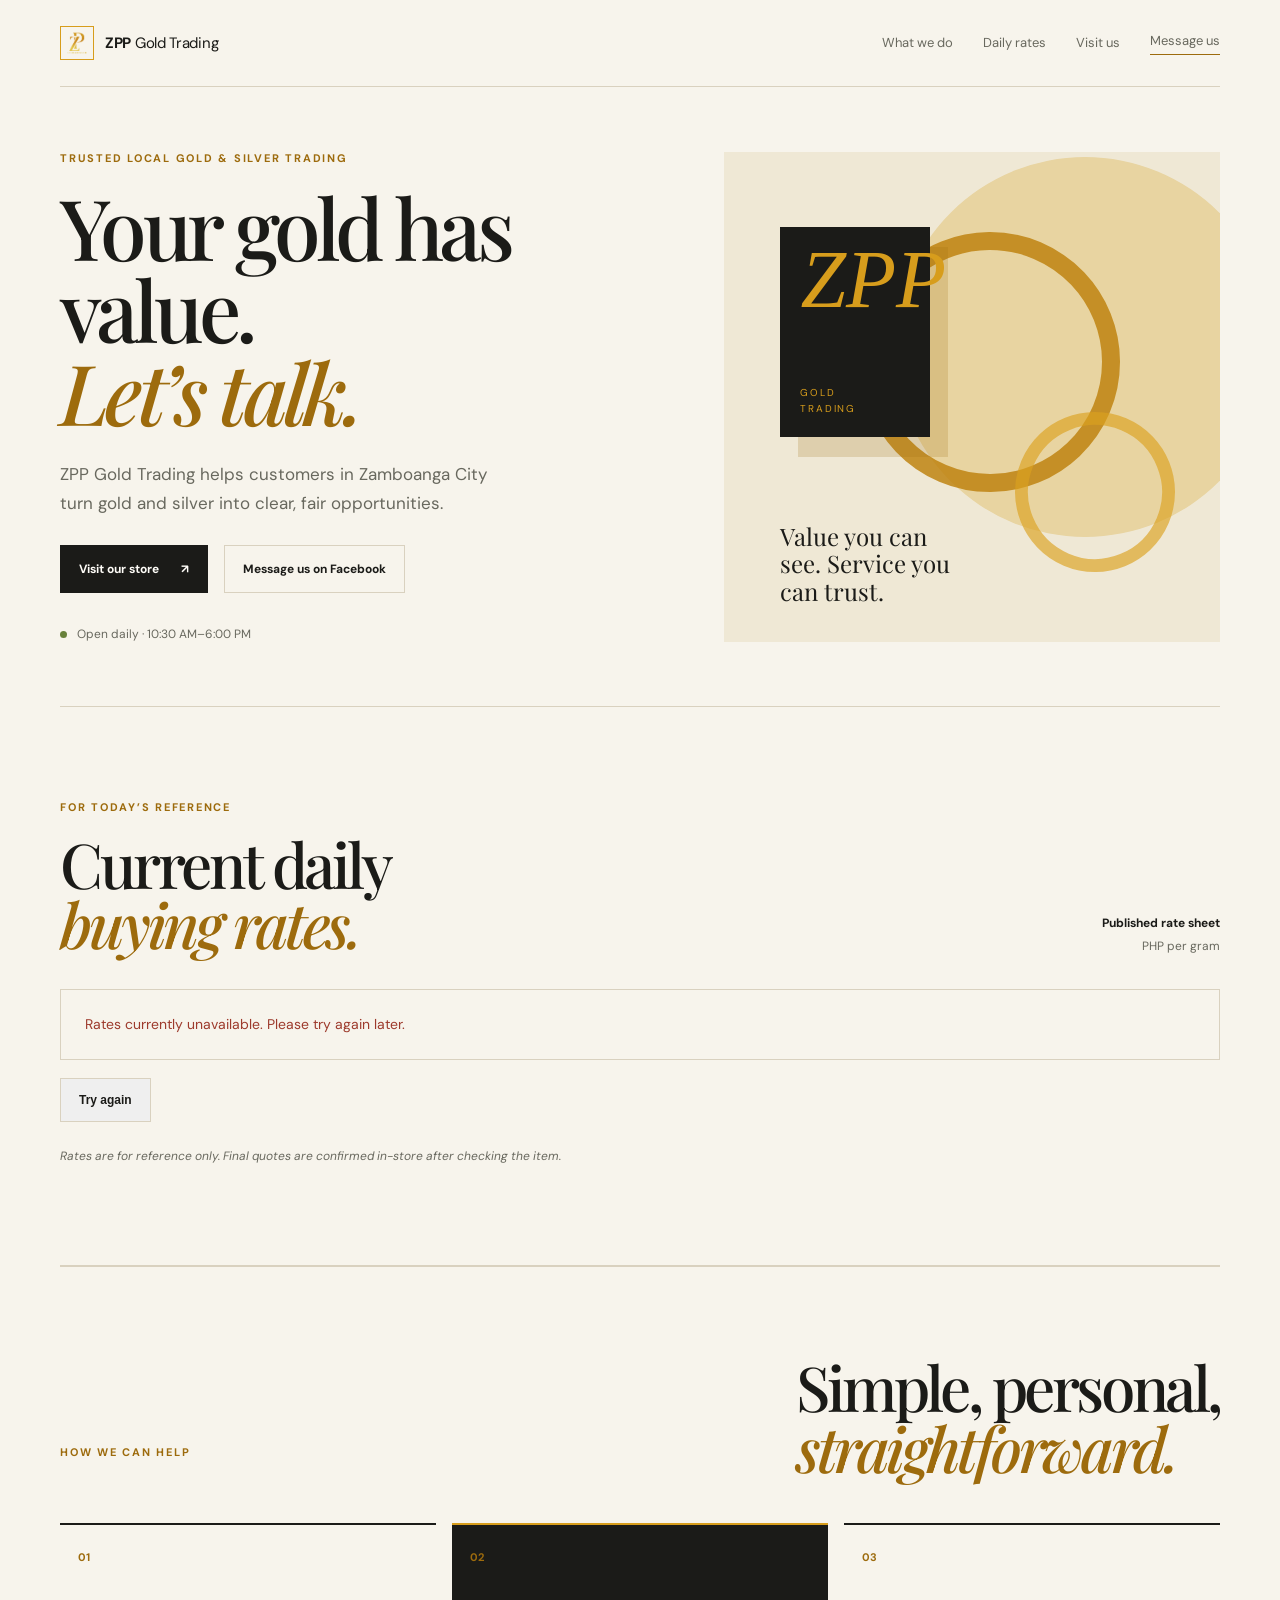
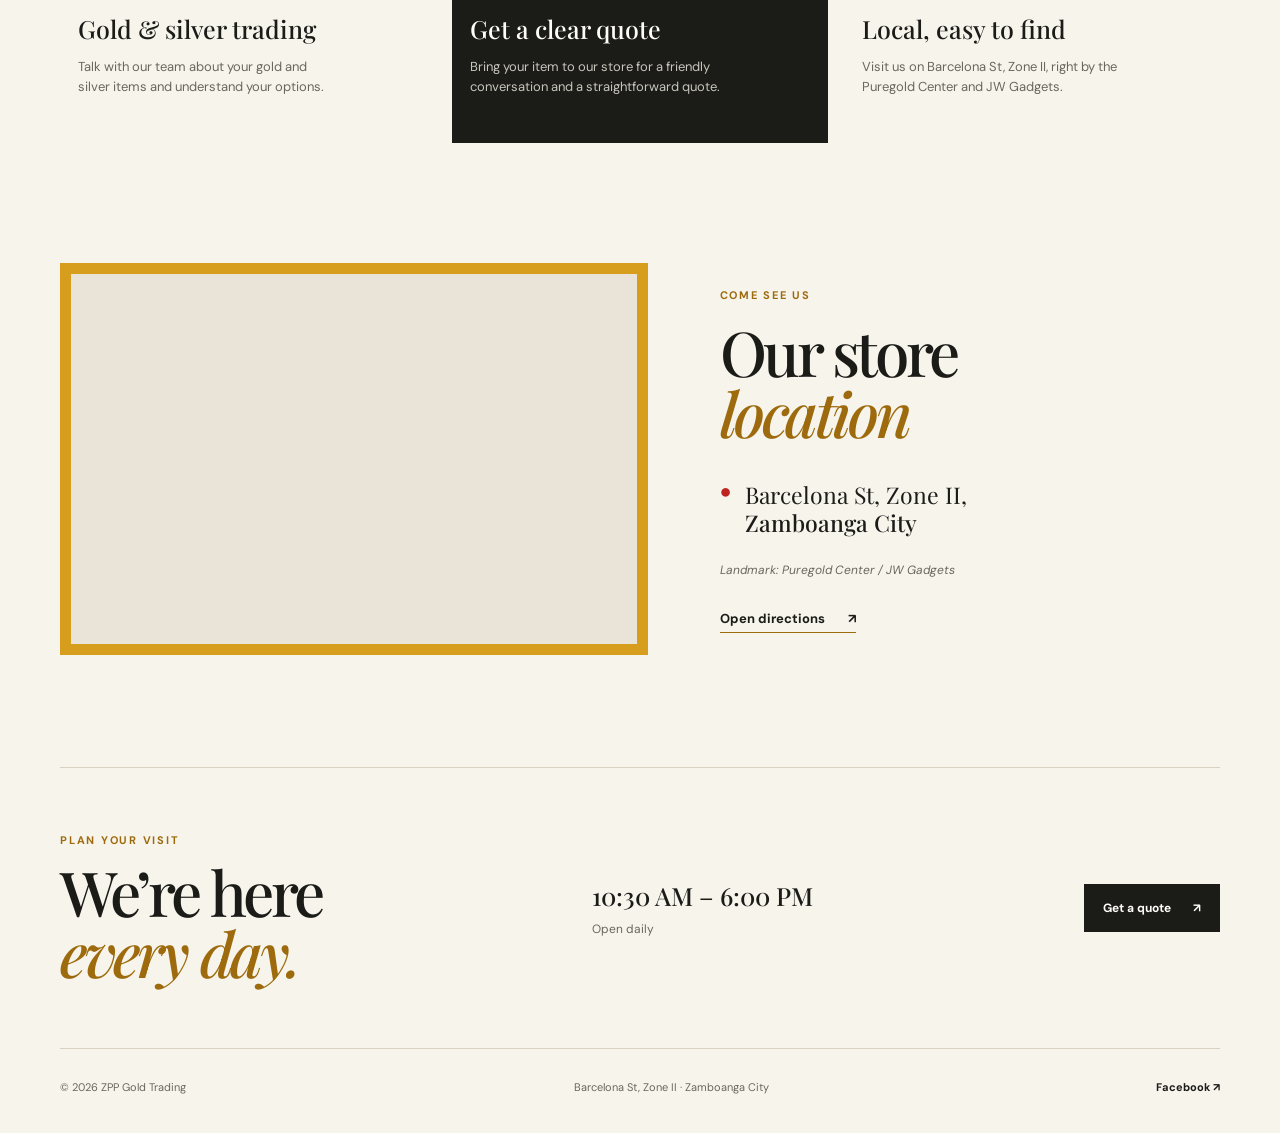
<file: public/website.html>
<!doctype html>
<html lang="en">
<head>
  <meta charset="UTF-8">
  <meta name="viewport" content="width=device-width, initial-scale=1.0">
  <meta name="description" content="ZPP Gold Trading buys and trades gold and silver in Zamboanga City.">
  <title>ZPP Gold Trading | Gold &amp; Silver Trading</title>
  <link rel="icon" type="image/png" href="zpp-logo.png">
  <link rel="stylesheet" href="website.css">
</head>
<body id="public-site" data-rates-api="https://zppgoldtrading1-zpp-gold-trading.vercel.app/api/public-pricing">
  <header class="site-header">
    <a class="brand" href="#top" aria-label="ZPP Gold Trading home">
      <span class="brand-mark"><img src="zpp-logo.png" alt="ZPP Gold Trading logo"></span>
      <span><strong>ZPP</strong> Gold Trading</span>
    </a>
    <nav class="site-nav" aria-label="Main navigation">
      <a href="#services">What we do</a>
      <a href="#public-rates">Daily rates</a>
      <a href="#location">Visit us</a>
      <a class="nav-cta" href="https://www.facebook.com/parengzp" target="_blank" rel="noreferrer">Message us</a>
    </nav>
  </header>

  <main id="top">
    <section class="hero section-shell">
      <div class="hero-copy">
        <p class="eyebrow">Trusted local gold &amp; silver trading</p>
        <h1>Your gold has value.<br><em>Let’s talk.</em></h1>
        <p class="hero-text">ZPP Gold Trading helps customers in Zamboanga City turn gold and silver into clear, fair opportunities.</p>
        <div class="hero-actions">
          <a class="button button-primary" href="#location">Visit our store <span>↗</span></a>
          <a class="button button-quiet" href="https://www.facebook.com/parengzp" target="_blank" rel="noreferrer">Message us on Facebook</a>
        </div>
        <p class="hero-note"><span class="status-dot"></span> Open daily · 10:30 AM–6:00 PM</p>
      </div>
      <div class="hero-art" aria-label="Gold jewelry detail">
        <div class="sun-disc"></div>
        <div class="gold-ring ring-one"></div>
        <div class="gold-ring ring-two"></div>
        <div class="hero-card"><span>ZPP</span><small>GOLD<br>TRADING</small></div>
        <p class="art-caption">Value you can<br>see. Service you<br>can trust.</p>
      </div>
    </section>

    <section id="public-rates" class="public-rates section-shell" aria-labelledby="public-rates-title">
      <div class="section-heading"><div><p class="eyebrow">For today’s reference</p><h2 id="public-rates-title">Current daily<br><em>buying rates.</em></h2></div><div class="public-rates-meta"><span id="public-rates-date">Published rate sheet</span><span>PHP per gram</span></div></div>
      <div id="public-rates-status" class="public-rates-status" role="status" aria-live="polite">Loading current rates…</div>
      <div id="public-rates-grid" class="public-rates-grid" hidden></div>
      <button id="public-rates-retry" class="button button-quiet" type="button" hidden>Try again</button>
      <p class="public-rates-note">Rates are for reference only. Final quotes are confirmed in-store after checking the item.</p>
    </section>

    <section id="services" class="services section-shell">
      <div class="section-heading"><p class="eyebrow">How we can help</p><h2>Simple, personal,<br><em>straightforward.</em></h2></div>
      <div class="service-grid">
        <article class="service-card"><span class="card-number">01</span><h3>Gold &amp; silver trading</h3><p>Talk with our team about your gold and silver items and understand your options.</p></article>
        <article class="service-card featured"><span class="card-number">02</span><h3>Get a clear quote</h3><p>Bring your item to our store for a friendly conversation and a straightforward quote.</p></article>
        <article class="service-card"><span class="card-number">03</span><h3>Local, easy to find</h3><p>Visit us on Barcelona St, Zone II, right by the Puregold Center and JW Gadgets.</p></article>
      </div>
    </section>

    <section id="location" class="location section-shell">
      <div class="location-visual">
        <div class="map-wrap"><iframe title="Google Maps location of ZPP Gold Trading" src="https://www.google.com/maps?q=6.9070538%2C122.0758178&output=embed" loading="lazy" referrerpolicy="no-referrer-when-downgrade"></iframe></div>
      </div>
      <div class="location-copy">
        <p class="eyebrow">Come see us</p>
        <h2>Our store<br><em>location</em></h2>
        <div class="address"><span class="pin">●</span><p>Barcelona St, Zone II,<br><strong>Zamboanga City</strong></p></div>
        <p class="landmark">Landmark: Puregold Center / JW Gadgets</p>
        <a class="text-link" href="https://www.google.com/maps/dir/?api=1&destination=6.9070538%2C122.0758178" target="_blank" rel="noreferrer">Open directions <span>↗</span></a>
      </div>
    </section>

    <section id="store-hours" class="visit-banner section-shell">
      <div><p class="eyebrow">Plan your visit</p><h2>We’re here<br><em>every day.</em></h2></div>
      <div class="hours"><strong>10:30 AM – 6:00 PM</strong><span>Open daily</span></div>
      <a class="button button-primary" href="https://www.facebook.com/parengzp" target="_blank" rel="noreferrer">Get a quote <span>↗</span></a>
    </section>
  </main>

  <footer class="site-footer section-shell"><span>© <span id="year">2026</span> ZPP Gold Trading</span><span>Barcelona St, Zone II · Zamboanga City</span><a href="https://www.facebook.com/parengzp" target="_blank" rel="noreferrer">Facebook ↗</a></footer>
  <script src="website.js" defer></script>
</body>
</html>
</file>
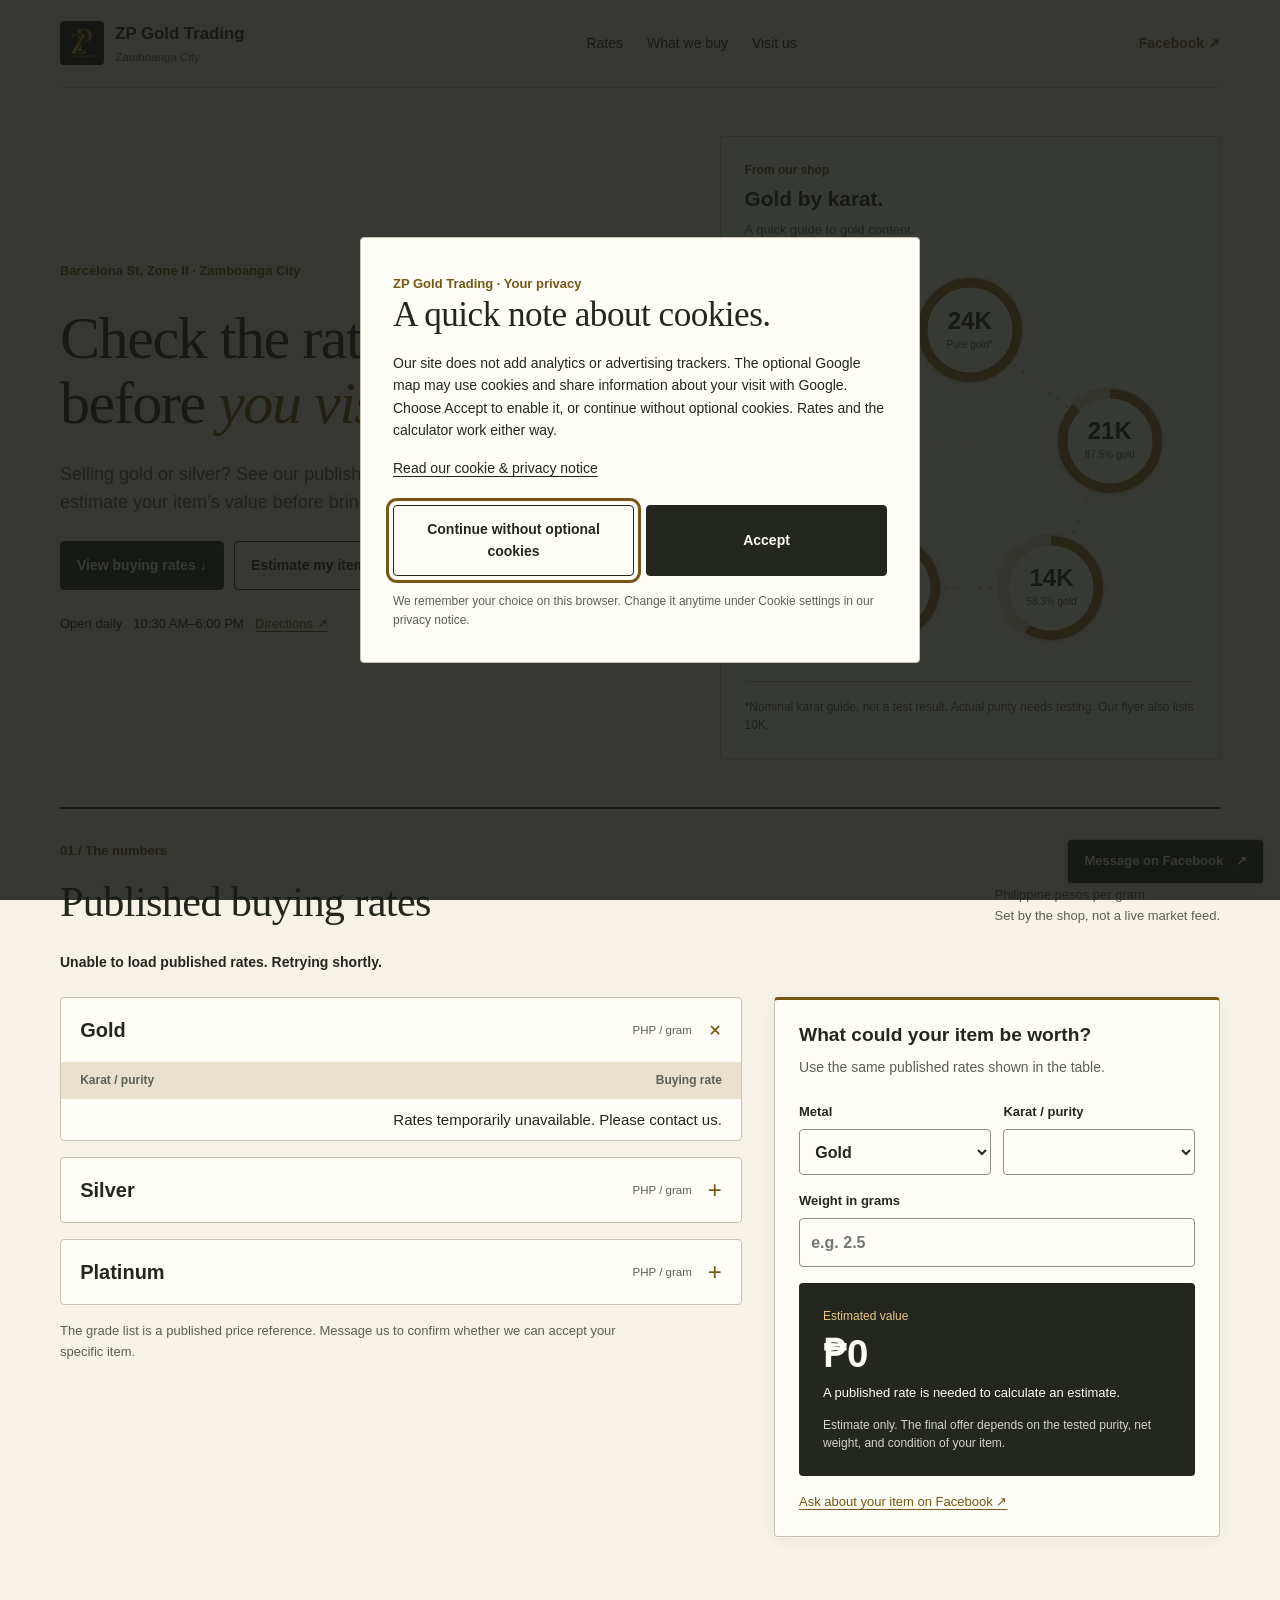
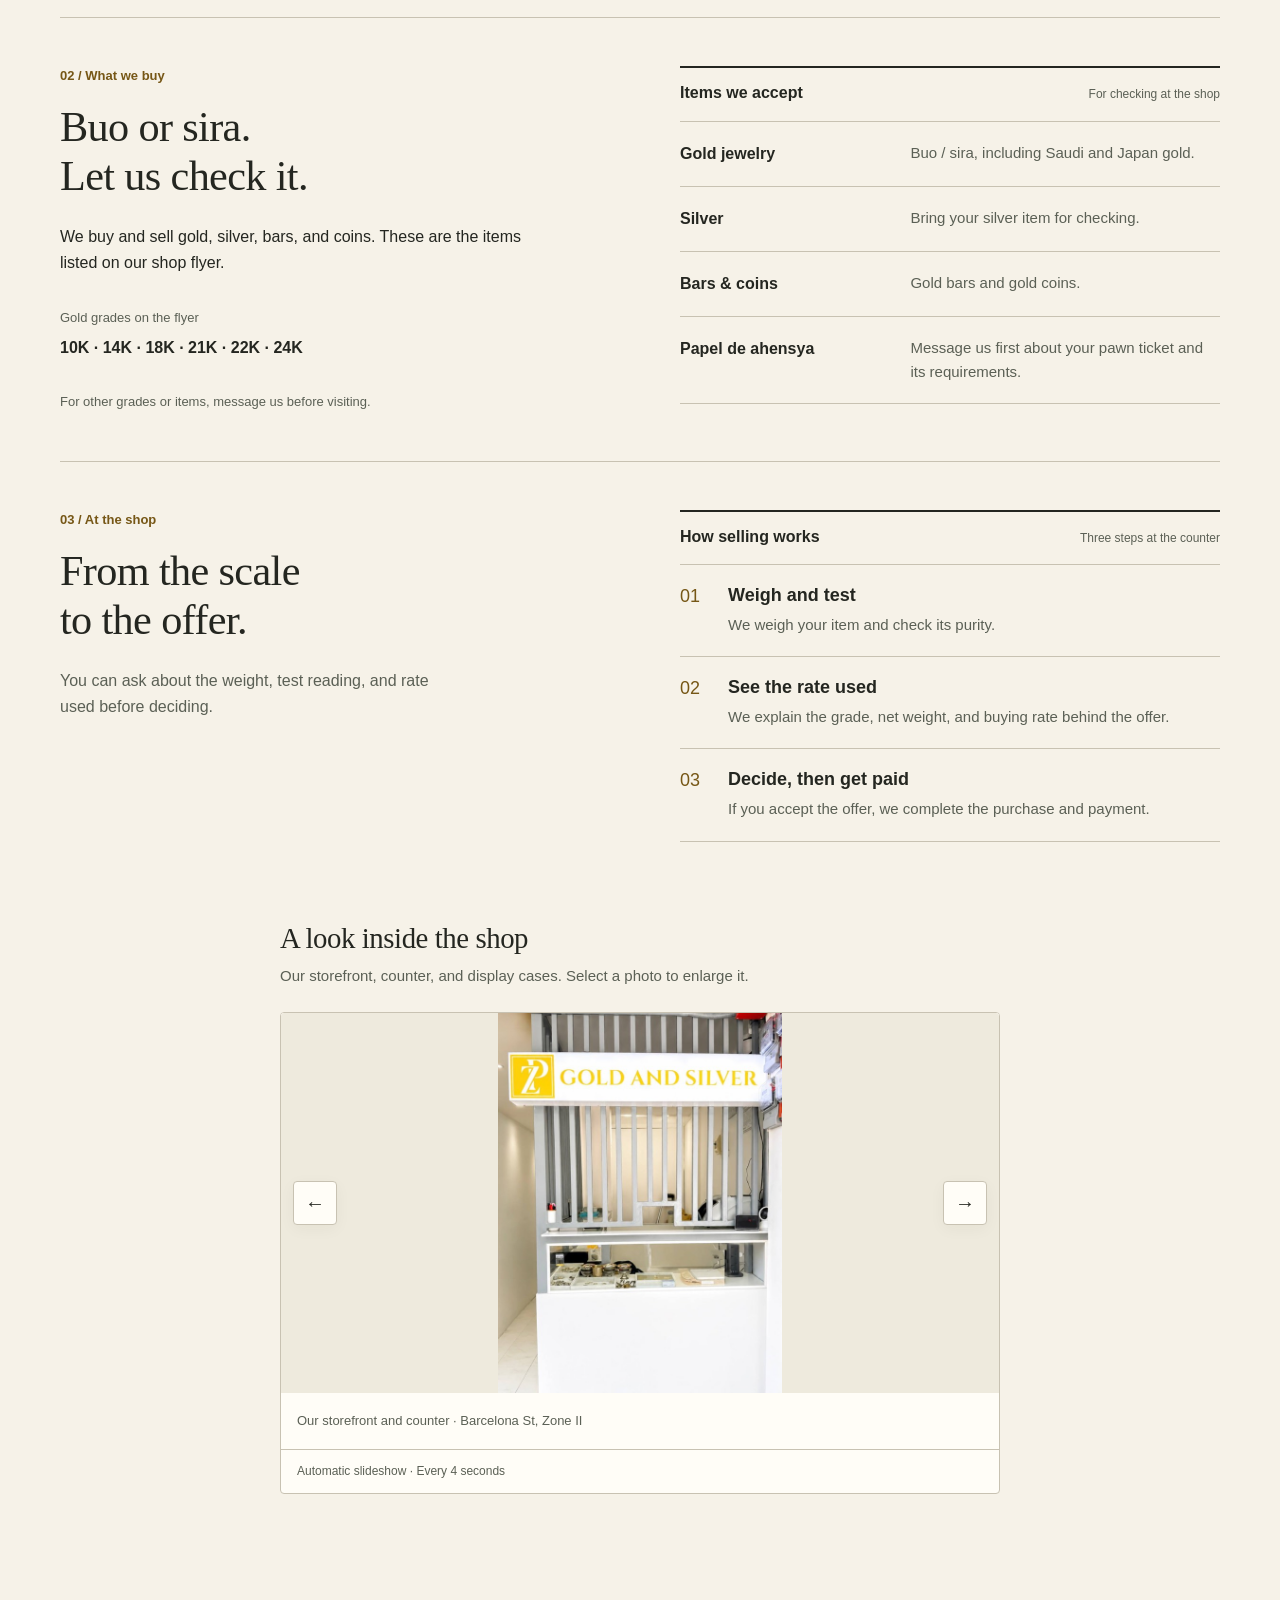
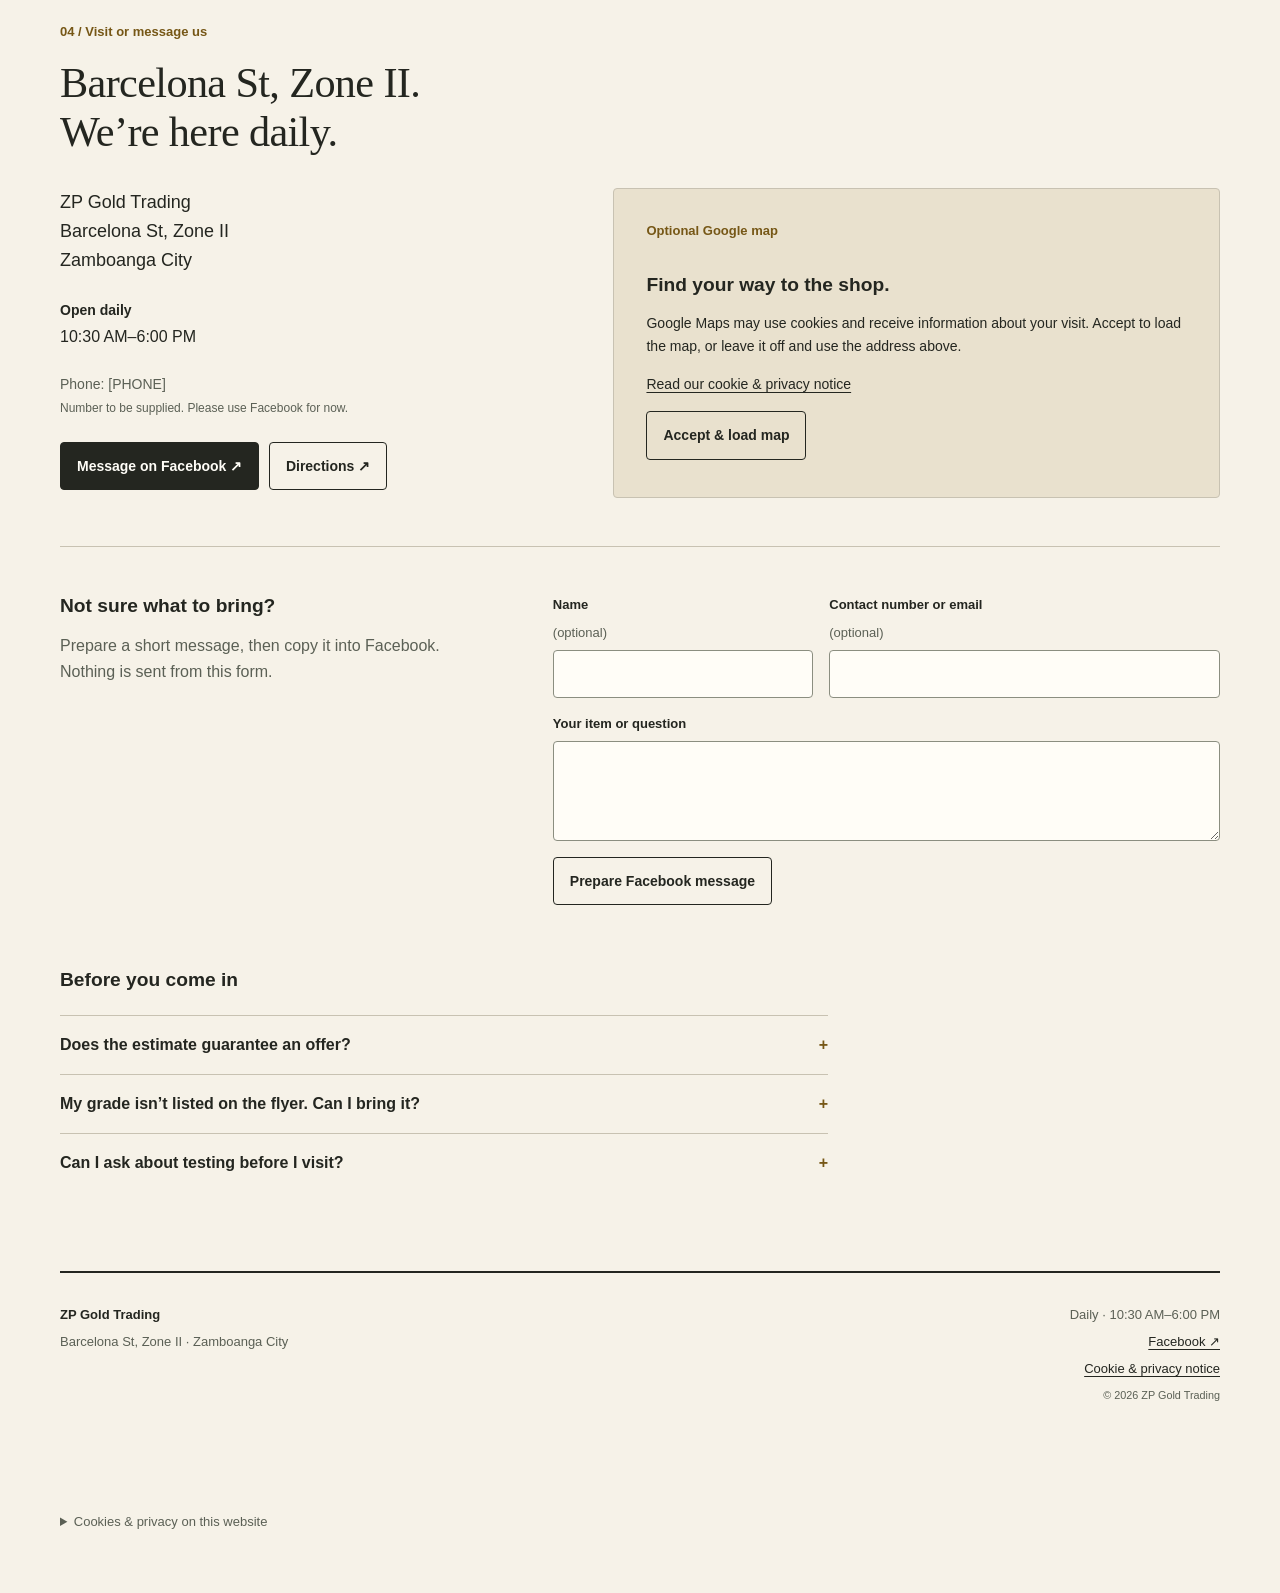
<file: sites/zpp-public-website/website.html>
<!doctype html>
<html lang="en-PH">
<head>
  <meta charset="UTF-8">
  <meta name="viewport" content="width=device-width, initial-scale=1.0">
  <title>ZP Gold Trading | Buying Rates in Zamboanga City</title>
  <meta name="description" content="Check ZP Gold Trading’s published gold and silver buying rates, estimate your item’s value, and visit Barcelona St, Zone II, Zamboanga City.">
  <meta name="theme-color" content="#f6f2e8">
  <link rel="canonical" href="https://zpp-public-website.vercel.app/website.html">
  <meta property="og:type" content="website">
  <meta property="og:locale" content="en_PH">
  <meta property="og:site_name" content="ZP Gold Trading">
  <meta property="og:title" content="ZP Gold Trading — check the rate before you visit">
  <meta property="og:description" content="Published buying rates, a weight-based estimate, and our shop on Barcelona St, Zone II, Zamboanga City.">
  <meta property="og:url" content="https://zpp-public-website.vercel.app/website.html">
  <meta property="og:image" content="https://zpp-public-website.vercel.app/assets/store-gallery/storefront-800.jpg">
  <meta property="og:image:alt" content="The ZP Gold Trading storefront and service counter">
  <link rel="icon" type="image/png" href="assets/zp-mark.png">
  <link rel="stylesheet" href="website.css?v=zp-local-1">
  <script type="application/ld+json">
  {
    "@context": "https://schema.org", "@type": "LocalBusiness", "name": "ZP Gold Trading",
    "url": "https://zpp-public-website.vercel.app/website.html",
    "image": "https://zpp-public-website.vercel.app/assets/store-gallery/storefront-800.jpg",
    "sameAs": ["https://web.facebook.com/profile.php?id=61593068612385"],
    "hasMap": "https://www.google.com/maps?q=ZP+Gold+and+Silver,+Barcelona+St,+Zamboanga+City,+7000+Zamboanga+del+Sur&ftid=0x325041c7ca6ca377:0xd44ae94991b61a0a",
    "address": { "@type": "PostalAddress", "streetAddress": "Barcelona St, Zone II", "addressLocality": "Zamboanga City", "addressCountry": "PH" },
    "openingHoursSpecification": [{ "@type": "OpeningHoursSpecification", "dayOfWeek": ["Monday", "Tuesday", "Wednesday", "Thursday", "Friday", "Saturday", "Sunday"], "opens": "10:30", "closes": "18:00" }],
    "hasOfferCatalog": { "@type": "OfferCatalog", "name": "Shop services", "itemListElement": [
      { "@type": "Offer", "itemOffered": { "@type": "Service", "name": "Gold and silver buying and selling" } }
    ] }
  }
  </script>
</head>
<body id="public-site" data-rates-api="https://zppgoldtrading.vercel.app/api/public-pricing">
  <a class="skip-link" href="#rates">Skip to buying rates</a>
  <header class="site-header shell">
    <a class="brand" href="#top"><img src="assets/zp-mark.png" alt="" width="44" height="44"><span><strong>ZP Gold Trading</strong><small>Zamboanga City</small></span></a>
    <nav aria-label="Main navigation"><a href="#rates">Rates</a><a href="#services">What we buy</a><a href="#location">Visit us</a></nav>
    <a class="header-contact" href="https://web.facebook.com/profile.php?id=61593068612385" target="_blank" rel="noopener noreferrer">Facebook ↗</a>
  </header>
  <main id="top">
    <section class="hero shell" aria-labelledby="hero-title">
      <div class="hero-copy">
        <p class="shop-line">Barcelona St, Zone II · Zamboanga City</p>
        <h1 id="hero-title">Check the rate<br>before <em>you visit.</em></h1>
        <p class="hero-text">Selling gold or silver? See our published buying rates and estimate your item’s value before bringing it to the counter.</p>
        <div class="hero-actions"><a class="button primary" href="#rates">View buying rates ↓</a><a class="button secondary" href="#estimate">Estimate my item</a></div>
        <p class="shop-hours">Open daily <span class="numeric">10:30 AM–6:00 PM</span> <a href="#location">Directions ↗</a></p>
      </div>
      <aside class="karat-panel is-animating" aria-labelledby="karat-panel-title">
        <div class="karat-panel-heading"><div><p class="section-index">From our shop</p><h2 id="karat-panel-title">Gold by karat.</h2></div></div>
        <p class="karat-intro">A quick guide to gold content.</p>
        <div class="karat-network">
        <svg class="karat-connections" viewBox="0 0 360 350" aria-hidden="true" focusable="false"><path d="M180 63 L300 157.5 L250 283.5 L110 283.5 L60 157.5 Z"/><path class="karat-crosslink" d="M60 157.5 H300"/></svg>
        <ul class="karat-rings" aria-label="Nominal gold purity by karat">
          <li class="karat-ring" data-karat="24" data-purity="100" style="--purity:100;--ring-delay:0ms;--node-x:50%;--node-y:18%;--float-delay:-1s"><svg viewBox="0 0 120 120" aria-hidden="true" focusable="false"><circle class="karat-face" cx="60" cy="60" r="56"/><circle class="karat-track" cx="60" cy="60" r="50"/><circle class="karat-value" cx="60" cy="60" r="50" pathLength="100" stroke-dasharray="100 100" transform="rotate(-90 60 60)"/></svg><div class="karat-label"><strong>24K</strong><span>Pure gold*</span></div></li>
          <li class="karat-ring" data-karat="22" data-purity="91.7" style="--purity:91.7;--ring-delay:100ms;--node-x:16.6667%;--node-y:45%;--float-delay:-2.4s"><svg viewBox="0 0 120 120" aria-hidden="true" focusable="false"><circle class="karat-face" cx="60" cy="60" r="56"/><circle class="karat-track" cx="60" cy="60" r="50"/><circle class="karat-value" cx="60" cy="60" r="50" pathLength="100" stroke-dasharray="91.7 100" transform="rotate(-90 60 60)"/></svg><div class="karat-label"><strong>22K</strong><span>91.7% gold</span></div></li>
          <li class="karat-ring" data-karat="21" data-purity="87.5" style="--purity:87.5;--ring-delay:200ms;--node-x:83.3333%;--node-y:45%;--float-delay:-3.6s"><svg viewBox="0 0 120 120" aria-hidden="true" focusable="false"><circle class="karat-face" cx="60" cy="60" r="56"/><circle class="karat-track" cx="60" cy="60" r="50"/><circle class="karat-value" cx="60" cy="60" r="50" pathLength="100" stroke-dasharray="87.5 100" transform="rotate(-90 60 60)"/></svg><div class="karat-label"><strong>21K</strong><span>87.5% gold</span></div></li>
          <li class="karat-ring" data-karat="18" data-purity="75" style="--purity:75;--ring-delay:300ms;--node-x:30.5556%;--node-y:81%;--float-delay:-.5s"><svg viewBox="0 0 120 120" aria-hidden="true" focusable="false"><circle class="karat-face" cx="60" cy="60" r="56"/><circle class="karat-track" cx="60" cy="60" r="50"/><circle class="karat-value" cx="60" cy="60" r="50" pathLength="100" stroke-dasharray="75 100" transform="rotate(-90 60 60)"/></svg><div class="karat-label"><strong>18K</strong><span>75.0% gold</span></div></li>
          <li class="karat-ring" data-karat="14" data-purity="58.3" style="--purity:58.3;--ring-delay:400ms;--node-x:69.4444%;--node-y:81%;--float-delay:-1.8s"><svg viewBox="0 0 120 120" aria-hidden="true" focusable="false"><circle class="karat-face" cx="60" cy="60" r="56"/><circle class="karat-track" cx="60" cy="60" r="50"/><circle class="karat-value" cx="60" cy="60" r="50" pathLength="100" stroke-dasharray="58.3 100" transform="rotate(-90 60 60)"/></svg><div class="karat-label"><strong>14K</strong><span>58.3% gold</span></div></li>
        </ul>
        </div>
        <p class="karat-note">*Nominal karat guide, not a test result. Actual purity needs testing. Our flyer also lists 10K.</p>
      </aside>
    </section>

    <section id="rates" class="rates shell" aria-labelledby="rates-title">
      <div class="rates-heading"><div><p class="section-index">01 / The numbers</p><h2 id="rates-title">Published buying rates</h2></div><p>Philippine pesos per gram. <br>Set by the shop, not a live market feed.</p></div>
      <p id="rates-status" class="rates-status" role="status">Loading the shop’s saved public rates…</p>
      <p id="rates-age-note" class="rates-age-note" hidden></p>
      <div class="pricing-layout">
        <div class="rate-board">
          <details class="metal-sheet" open><summary><span>Gold</span><small>PHP / gram</small><span class="disclosure-mark" aria-hidden="true">+</span></summary>
            <table><caption class="sr-only">Gold published buying rates in Philippine pesos per gram</caption><thead><tr><th scope="col">Karat / purity</th><th scope="col">Buying rate</th></tr></thead><tbody data-rate-table="Gold"><tr><td colspan="2">Loading…</td></tr></tbody></table>
          </details>
          <details class="metal-sheet"><summary><span>Silver</span><small>PHP / gram</small><span class="disclosure-mark" aria-hidden="true">+</span></summary>
            <table><caption class="sr-only">Silver published buying rates in Philippine pesos per gram</caption><thead><tr><th scope="col">Fineness / purity</th><th scope="col">Buying rate</th></tr></thead><tbody data-rate-table="Silver"><tr><td colspan="2">Loading…</td></tr></tbody></table>
          </details>
          <details class="metal-sheet"><summary><span>Platinum</span><small>PHP / gram</small><span class="disclosure-mark" aria-hidden="true">+</span></summary>
            <table><caption class="sr-only">Platinum published buying rates in Philippine pesos per gram</caption><thead><tr><th scope="col">Fineness / purity</th><th scope="col">Buying rate</th></tr></thead><tbody data-rate-table="Platinum"><tr><td colspan="2">Loading…</td></tr></tbody></table>
          </details>
          <p class="rate-footnote">The grade list is a published price reference. Message us to confirm whether we can accept your specific item.</p>
        </div>
        <aside id="estimate" class="estimate" aria-labelledby="estimate-title">
          <h3 id="estimate-title">What could your item be worth?</h3><p>Use the same published rates shown in the table.</p>
          <form id="estimate-form">
            <div class="estimate-selects"><label for="estimate-metal">Metal<select id="estimate-metal"><option>Gold</option><option>Silver</option><option>Platinum</option></select></label><label for="estimate-purity">Karat / purity<select id="estimate-purity"></select></label></div>
            <label for="estimate-grams">Weight in grams<input id="estimate-grams" type="number" min="0" step="any" inputmode="decimal" placeholder="e.g. 2.5" aria-describedby="estimate-error estimate-disclaimer"></label>
            <p id="estimate-error" class="field-error" aria-live="polite"></p>
            <div class="estimate-result"><span>Estimated value</span><output id="estimate-total" for="estimate-metal estimate-purity estimate-grams" aria-live="polite">₱0</output><small id="estimate-breakdown">Enter a weight to calculate.</small><p id="estimate-disclaimer">Estimate only. The final offer depends on the tested purity, net weight, and condition of your item.</p></div>
          </form>
          <a class="estimate-contact" href="https://web.facebook.com/profile.php?id=61593068612385" target="_blank" rel="noopener noreferrer">Ask about your item on Facebook ↗</a>
        </aside>
      </div>
      <noscript><p>JavaScript is needed to load saved rates and calculate estimates. Please contact the shop on Facebook to confirm prices.</p></noscript>
    </section>

    <section id="services" class="accepted shell" aria-labelledby="accepted-title">
      <div class="section-copy"><p class="section-index">02 / What we buy</p><h2 id="accepted-title">Buo or sira.<br>Let us check it.</h2><p>We buy and sell gold, silver, bars, and coins. These are the items listed on our shop flyer.</p><p class="accepted-karats">Gold grades on the flyer<br><strong class="numeric">10K · 14K · 18K · 21K · 22K · 24K</strong></p><p class="fine">For other grades or items, message us before visiting.</p></div>
      <div class="section-detail">
        <div class="detail-heading"><h3>Items we accept</h3><span>For checking at the shop</span></div>
        <ul class="accepted-list">
          <li><strong>Gold jewelry</strong><span>Buo / sira, including Saudi and Japan gold.</span></li>
          <li><strong>Silver</strong><span>Bring your silver item for checking.</span></li>
          <li><strong>Bars &amp; coins</strong><span>Gold bars and gold coins.</span></li>
          <li><strong>Papel de ahensya</strong><span>Message us first about your pawn ticket and its requirements.</span></li>
        </ul>
      </div>
    </section>
    <section id="process" class="selling shell" aria-labelledby="process-title">
      <div class="section-copy"><p class="section-index">03 / At the shop</p><h2 id="process-title">From the scale<br>to the offer.</h2><p>You can ask about the weight, test reading, and rate used before deciding.</p></div>
      <div class="section-detail">
        <div class="detail-heading"><h3>How selling works</h3><span>Three steps at the counter</span></div>
        <ol class="selling-steps"><li><h3>Weigh and test</h3><p>We weigh your item and check its purity.</p></li><li><h3>See the rate used</h3><p>We explain the grade, net weight, and buying rate behind the offer.</p></li><li><h3>Decide, then get paid</h3><p>If you accept the offer, we complete the purchase and payment.</p></li></ol>
      </div>
    </section>

    <section id="gallery" class="gallery shell" aria-labelledby="gallery-title">
      <div class="gallery-intro"><h2 id="gallery-title">A look inside the shop</h2><p>Our storefront, counter, and display cases. Select a photo to enlarge it.</p></div>
      <div class="gallery-card" role="region" aria-roledescription="carousel" aria-label="Shop photos">
          <div class="gallery-viewer">
          <div class="gallery-carousel">
            <figure class="gallery-slide is-active"><button type="button" data-gallery-src="assets/store-gallery/storefront-800.jpg" data-gallery-alt="The ZP Gold Trading storefront and service counter"><img src="assets/store-gallery/storefront-800.jpg" alt="The ZP Gold Trading storefront and service counter" width="599" height="800" loading="lazy" decoding="async"></button><figcaption>Our storefront and counter · Barcelona St, Zone II</figcaption></figure>
            <figure class="gallery-slide" hidden><button type="button" data-gallery-src="assets/store-gallery/display-case-enhanced-v2.jpg" data-gallery-alt="Enhanced view of jewelry, coins, and metalware in the shop display case"><img src="assets/store-gallery/display-case-enhanced-v2.jpg" alt="Enhanced view of jewelry, coins, and metalware in the shop display case" width="960" height="720" loading="lazy" decoding="async"></button><figcaption>Gold and silver pieces · Photo enhanced for clarity</figcaption></figure>
            <figure class="gallery-slide" hidden><button type="button" data-gallery-src="assets/store-gallery/silver-collection-960.jpg" data-gallery-alt="Silver bowls, coins, and jewelry in a display case"><img src="assets/store-gallery/silver-collection-960.jpg" alt="Silver bowls, coins, and jewelry in a display case" width="960" height="720" loading="lazy" decoding="async"></button><figcaption>Silver bowls, coins, and jewelry</figcaption></figure>
          </div>
          <button class="gallery-arrow gallery-prev" type="button" data-gallery-prev aria-label="Previous photo">←</button>
          <button class="gallery-arrow gallery-next" type="button" data-gallery-next aria-label="Next photo">→</button>
          </div>
        <div class="gallery-controls"><span id="gallery-playback-status" class="gallery-playback-status">Automatic slideshow · Every 4 seconds</span></div>
      </div>
    </section>

    <section id="location" class="visit shell" aria-labelledby="visit-title">
      <div class="visit-heading"><p class="section-index">04 / Visit or message us</p><h2 id="visit-title">Barcelona St, Zone II.<br>We’re here daily.</h2></div>
      <div class="visit-layout">
        <div class="visit-details"><address>ZP Gold Trading<br>Barcelona St, Zone II<br>Zamboanga City</address><p class="hours"><strong>Open daily</strong><span class="numeric">10:30 AM–6:00 PM</span></p><div id="store-hours"></div><p class="contact-pending">Phone: <span>[PHONE]</span><small>Number to be supplied. Please use Facebook for now.</small></p><div class="visit-actions"><a class="button primary" href="https://web.facebook.com/profile.php?id=61593068612385" target="_blank" rel="noopener noreferrer">Message on Facebook ↗</a><a class="button secondary" href="https://www.google.com/maps?q=ZP+Gold+and+Silver,+Barcelona+St,+Zamboanga+City,+7000+Zamboanga+del+Sur&amp;ftid=0x325041c7ca6ca377:0xd44ae94991b61a0a" target="_blank" rel="noopener noreferrer">Directions ↗</a></div></div>
        <div class="map-wrap">
          <div id="map-consent" class="map-consent"><span class="section-index">Optional Google map</span><h3>Find your way to the shop.</h3><p>Google Maps may use cookies and receive information about your visit. Accept to load the map, or leave it off and use the address above.</p><a href="#cookie-policy">Read our cookie &amp; privacy notice</a><button id="map-accept" class="button secondary" type="button">Accept &amp; load map</button><noscript><p>Use the Directions link to open Google Maps separately.</p></noscript></div>
          <iframe id="shop-map" title="Map of ZP Gold and Silver, Barcelona St, Zamboanga City" data-src="https://www.google.com/maps/embed?pb=!1m18!1m12!1m3!1d3960.862692206985!2d122.07582420000001!3d6.9070177!2m3!1f0!2f0!3f0!3m2!1i1024!2i768!4f13.1!3m3!1m2!1s0x325041c7ca6ca377%3A0xd44ae94991b61a0a!2sZP%20Gold%20and%20Silver!5e0!3m2!1sen!2sph!4v1793116513959!5m2!1sen!2sph" loading="lazy" referrerpolicy="no-referrer" allowfullscreen hidden></iframe>
          <button id="map-revoke" type="button" class="map-revoke" hidden>Turn off embedded map</button>
        </div>
      </div>
      <div id="start" class="contact-form-layout">
        <div><h3>Not sure what to bring?</h3><p>Prepare a short message, then copy it into Facebook. Nothing is sent from this form.</p></div>
        <form id="inquiry" novalidate>
          <div class="contact-fields"><label for="inquiry-name">Name <span>(optional)</span><input id="inquiry-name" name="name" autocomplete="name" maxlength="100"></label><label for="inquiry-contact">Contact number or email <span>(optional)</span><input id="inquiry-contact" name="contact" autocomplete="off" aria-describedby="contact-error" maxlength="160"><small id="contact-error" class="field-error"></small></label></div>
          <label for="inquiry-message">Your item or question<textarea id="inquiry-message" name="message" rows="3" required maxlength="2000" aria-describedby="message-error"></textarea><small id="message-error" class="field-error"></small></label>
          <button class="button secondary" type="submit">Prepare Facebook message</button>
          <p id="form-status" role="status"></p>
          <div id="message-draft" hidden><label for="prepared-message">Your message<textarea id="prepared-message" rows="5" readonly></textarea></label><div class="draft-actions"><button type="button" id="copy-message" class="button secondary">Copy message</button><a class="button primary" href="https://web.facebook.com/profile.php?id=61593068612385" target="_blank" rel="noopener noreferrer">Open Facebook ↗</a></div><p class="fine">Paste your message and press Send on Facebook. Preparing or copying it here does not send it.</p></div>
        </form>
      </div>
      <div id="faq" class="faq" aria-labelledby="faq-title"><h3 id="faq-title">Before you come in</h3><details><summary>Does the estimate guarantee an offer?</summary><p>No. The calculator uses the published rate and the weight you enter. The shop checks your item’s actual purity, net weight, and condition before making an offer.</p></details><details><summary>My grade isn’t listed on the flyer. Can I bring it?</summary><p>The flyer lists 10K, 14K, 18K, 21K, 22K, and 24K. Message the shop to confirm other grades and the requirements for papel de ahensya.</p></details><details><summary>Can I ask about testing before I visit?</summary><p>Yes. Message the shop about your item and testing requirements before visiting.</p></details></div>
    </section>
  </main>

  <footer class="site-footer shell"><div><strong>ZP Gold Trading</strong><span>Barcelona St, Zone II · Zamboanga City</span></div><div><span class="numeric">Daily · 10:30 AM–6:00 PM</span><a href="https://web.facebook.com/profile.php?id=61593068612385" target="_blank" rel="noopener noreferrer">Facebook ↗</a><a href="#cookie-policy">Cookie &amp; privacy notice</a><small>© <span id="year">2026</span> ZP Gold Trading</small></div></footer>
  <div class="privacy-notice shell"><details id="cookie-policy"><summary>Cookies &amp; privacy on this website</summary>
    <p>This public website does not add analytics or advertising trackers. It saves only your cookie choice in this browser’s local storage so the pop-up does not repeat. It reads the shop’s published rates. The message form prepares text on your device; it does not send your details to the shop.</p>
    <p>The optional Google map stays off until you choose “Accept” in the privacy pop-up or “Accept &amp; load map” by the address. Loading it connects your browser to Google, which may use cookies and process information under its <a href="https://policies.google.com/privacy" target="_blank" rel="noopener noreferrer">Privacy Policy</a> and <a href="https://policies.google.com/technologies/cookies" target="_blank" rel="noopener noreferrer">cookie information</a>. You can change your choice below or turn off the embed below the map; this does not delete cookies Google has already set. Manage existing cookies in your browser settings. Clearing site storage, using a different browser, or blocking storage may show the pop-up again.</p>
    <p>Directions and Facebook links open external services with their own privacy practices. The website host and public-rates service may process technical request information to deliver the site.</p>
    <button id="cookie-settings" type="button" class="button secondary">Cookie settings</button>
  </details></div>
  <a class="contact-float" href="https://web.facebook.com/profile.php?id=61593068612385" target="_blank" rel="noopener noreferrer">Message on Facebook <span aria-hidden="true">↗</span></a>
  <dialog id="gallery-lightbox" aria-labelledby="gallery-lightbox-caption"><button class="lightbox-close" type="button" aria-label="Close photo viewer">×</button><img id="gallery-lightbox-image" alt="" width="960" height="1280"><p id="gallery-lightbox-caption"></p></dialog>
  <dialog id="cookie-dialog" aria-labelledby="cookie-dialog-title" aria-describedby="cookie-dialog-description">
    <span class="section-index">ZP Gold Trading · Your privacy</span>
    <h2 id="cookie-dialog-title">A quick note about cookies.</h2>
    <p id="cookie-dialog-description">Our site does not add analytics or advertising trackers. The optional Google map may use cookies and share information about your visit with Google. Choose Accept to enable it, or continue without optional cookies. Rates and the calculator work either way.</p>
    <a href="#cookie-policy">Read our cookie &amp; privacy notice</a>
    <div class="cookie-actions"><button id="cookie-decline" type="button" class="button secondary" autofocus>Continue without optional cookies</button><button id="cookie-accept" type="button" class="button primary">Accept</button></div>
    <p class="fine">We remember your choice on this browser. Change it anytime under Cookie settings in our privacy notice.</p>
  </dialog>
  <script src="website.js?v=zp-local-1" defer></script>
</body>
</html>
</file>
<file: public/website.css>
@import url('https://fonts.googleapis.com/css2?family=DM+Sans:wght@400;500;600;700&family=Playfair+Display:ital,wght@0,500;0,600;1,500;1,600&display=swap');
:root{--ink:#1b1b18;--muted:#68685e;--cream:#f7f4ec;--warm:#efe8d5;--gold:#d79d1c;--gold-dark:#9d6b0d;--line:#d9d1bf;--white:#fffdf8}*{box-sizing:border-box}html{scroll-behavior:smooth}body{margin:0;background:var(--cream);color:var(--ink);font-family:'DM Sans',sans-serif;line-height:1.5}.section-shell{width:min(1160px,calc(100% - 64px));margin:0 auto}.site-header{width:min(1160px,calc(100% - 64px));height:86px;margin:auto;display:flex;align-items:center;justify-content:space-between}.brand{display:flex;align-items:center;gap:11px;color:var(--ink);text-decoration:none;font-size:15px;letter-spacing:-.02em}.brand strong{font-weight:700}.brand-mark{display:grid;place-items:center;width:34px;height:34px;border:1px solid var(--gold);overflow:hidden}.brand-mark img{width:100%;height:100%;object-fit:cover}.site-nav{display:flex;align-items:center;gap:30px;font-size:13px}.site-nav a{color:var(--muted);text-decoration:none}.site-nav a:hover,.text-link:hover{color:var(--gold-dark)}.nav-cta{border-bottom:1px solid var(--gold-dark);padding-bottom:4px}.hero{min-height:620px;display:grid;grid-template-columns:1fr .82fr;align-items:center;gap:60px;border-top:1px solid var(--line)}.eyebrow{margin:0 0 18px;color:var(--gold-dark);font-size:11px;font-weight:700;letter-spacing:.16em;text-transform:uppercase}.hero h1,.section-heading h2,.location-copy h2,.visit-banner h2{margin:0;font-family:'Playfair Display',serif;font-weight:500;font-size:clamp(48px,7vw,84px);line-height:.98;letter-spacing:-.055em}.hero h1 em,.section-heading h2 em,.location-copy h2 em,.visit-banner h2 em{color:var(--gold-dark);font-weight:500}.hero-text{max-width:450px;margin:28px 0 27px;color:var(--muted);font-size:17px;line-height:1.7}.hero-actions{display:flex;gap:16px;align-items:center;flex-wrap:wrap}.button{display:inline-flex;align-items:center;gap:22px;padding:14px 18px;border:1px solid transparent;text-decoration:none;font-size:12px;font-weight:700;transition:transform .2s,background .2s}.button:hover{transform:translateY(-2px)}.button-primary{background:var(--ink);color:var(--white)}.button-primary:hover{background:var(--gold-dark)}.button-quiet{color:var(--ink);border-color:var(--line)}.hero-note{margin:32px 0 0;color:var(--muted);font-size:12px}.status-dot{display:inline-block;width:7px;height:7px;margin-right:7px;border-radius:50%;background:#68813a}.hero-art{position:relative;min-height:490px;overflow:hidden;background:var(--warm)}.sun-disc{position:absolute;width:380px;height:380px;right:-55px;top:5px;border-radius:50%;background:#e8d4a1;animation:art-drift 7s ease-in-out infinite}.gold-ring{position:absolute;border:18px solid rgba(190,129,11,.82);border-radius:50%;transform:rotate(-22deg);animation:ring-float 9s ease-in-out infinite}.ring-one{width:260px;height:260px;right:100px;top:80px}.ring-two{width:160px;height:160px;right:45px;top:260px;border-width:13px;border-color:rgba(220,161,31,.65);animation-delay:-3s}.hero-card{position:absolute;left:56px;top:75px;width:150px;height:210px;background:var(--ink);color:var(--gold);padding:20px;display:flex;flex-direction:column;justify-content:space-between;box-shadow:18px 20px 0 rgba(157,107,13,.2);animation:card-hover 5s ease-in-out infinite}.hero-card span{font-family:Georgia,serif;font-size:82px;font-style:italic;line-height:.8}.hero-card small{font-size:10px;letter-spacing:.18em;line-height:1.6}.art-caption{position:absolute;left:56px;bottom:36px;margin:0;font-family:'Playfair Display',serif;font-size:24px;line-height:1.15;animation:caption-rise 5s ease-in-out infinite}.services{padding:90px 0 100px;border-top:1px solid var(--line)}.section-heading{display:flex;justify-content:space-between;align-items:end;margin-bottom:44px}.section-heading h2,.location-copy h2,.visit-banner h2{font-size:clamp(38px,5vw,62px)}.service-grid{display:grid;grid-template-columns:repeat(3,1fr);gap:16px}.service-card{min-height:220px;border-top:2px solid var(--ink);padding:19px 18px 24px}.service-card.featured{background:var(--ink);color:var(--white);border-color:var(--gold)}.card-number{font-size:11px;color:var(--gold-dark);font-weight:700}.service-card h3{margin:42px 0 10px;font-family:'Playfair Display',serif;font-size:25px;font-weight:500}.service-card p{margin:0;color:var(--muted);font-size:13px;max-width:260px}.featured p{color:#c8c6bc}.location{display:grid;grid-template-columns:1.08fr .92fr;gap:72px;align-items:center;padding:20px 0 112px}.location-visual{display:block}.map-wrap{height:100%;min-height:390px;border:11px solid var(--gold);background:#e9e4d7;overflow:hidden;line-height:0}.map-wrap iframe{display:block;width:100%;height:100%;min-height:370px;border:0}.location-copy h2{margin-bottom:38px}.address{display:flex;align-items:start;gap:13px}.pin{color:#bd2420;font-size:20px;line-height:1}.address p{margin:0;font-family:'Playfair Display',serif;font-size:23px;line-height:1.2}.address strong{font-weight:500}.landmark{margin:24px 0 27px;color:var(--muted);font-size:12px;font-style:italic}.text-link{color:var(--ink);font-size:13px;font-weight:700;text-decoration:none;border-bottom:1px solid var(--gold-dark);padding-bottom:5px}.text-link span{margin-left:20px}.visit-banner{display:flex;align-items:center;justify-content:space-between;gap:30px;padding:64px 0;border-top:1px solid var(--line);border-bottom:1px solid var(--line)}.visit-banner .eyebrow{margin-bottom:14px}.hours{display:flex;flex-direction:column;gap:5px}.hours strong{font-family:'Playfair Display',serif;font-size:25px;font-weight:500}.hours span{color:var(--muted);font-size:12px}.site-footer{display:flex;justify-content:space-between;gap:20px;padding:30px 0 38px;color:var(--muted);font-size:11px}.site-footer a{color:var(--ink);text-decoration:none;font-weight:700}@keyframes art-drift{0%,100%{transform:translate3d(0,0,0) scale(1)}50%{transform:translate3d(-12px,10px,0) scale(1.04)}}@keyframes ring-float{0%,100%{transform:rotate(-22deg) translate3d(0,0,0)}50%{transform:rotate(-16deg) translate3d(8px,-8px,0)}}@keyframes card-hover{0%,100%{transform:translateY(0)}50%{transform:translateY(-10px)}}@keyframes caption-rise{0%,100%{transform:translateY(0)}50%{transform:translateY(-5px)}}@media(prefers-reduced-motion:reduce){.sun-disc,.gold-ring,.hero-card,.art-caption{animation:none}}@media(max-width:800px){.section-shell,.site-header{width:min(100% - 36px,600px)}.site-header{height:72px}.site-nav{gap:15px}.site-nav a:not(.nav-cta){display:none}.hero{grid-template-columns:1fr;gap:40px;padding:62px 0 70px}.hero-art{min-height:380px}.hero-card{left:35px;top:45px}.art-caption{left:35px;bottom:25px}.services{padding:70px 0}.section-heading{display:block}.section-heading h2{margin-top:10px}.service-grid{grid-template-columns:1fr;gap:8px}.service-card{min-height:0}.service-card h3{margin-top:26px}.location{grid-template-columns:1fr;gap:40px;padding-bottom:75px}.location-copy{padding:0 8px}.visit-banner{display:grid;grid-template-columns:1fr 1fr;gap:25px;padding:50px 0}.visit-banner .button{grid-column:1/-1;justify-content:space-between}.site-footer{flex-wrap:wrap}.site-footer span:nth-child(2){order:3;width:100%}}@media(max-width:520px){.map-wrap{min-height:340px}.map-wrap iframe{min-height:320px}}@media(max-width:420px){.hero h1{font-size:52px}.hero-text{font-size:15px}.hero-art{min-height:330px}.sun-disc{width:280px;height:280px}.ring-one{width:205px;height:205px;right:38px;top:61px}.ring-two{width:125px;height:125px;right:20px;top:213px}.hero-card{width:120px;height:170px;left:25px}.hero-card span{font-size:62px}.art-caption{left:25px;font-size:19px}.visit-banner{grid-template-columns:1fr}.site-footer{display:grid}}
/* Public daily rates */
.public-rates{padding:92px 0 100px;border-top:1px solid var(--line);border-bottom:1px solid var(--line)}
.public-rates .section-heading{margin-bottom:34px}
.public-rates-meta{display:flex;flex-direction:column;gap:5px;text-align:right;color:var(--muted);font-size:12px}
.public-rates-meta span:first-child{color:var(--ink);font-weight:700}
.public-rates-status{padding:24px;border:1px dashed var(--line);color:var(--muted);font-size:14px}
.public-rates-grid{display:grid;grid-template-columns:repeat(3,1fr);gap:16px}
.public-rate-group{border-top:2px solid var(--ink);padding:18px}
.public-rate-group h3{margin:0 0 16px;font-family:'Playfair Display',serif;font-size:25px;font-weight:500}
.public-rate-list{display:grid;gap:10px;margin:0;padding:0;list-style:none}
.public-rate-item{display:flex;justify-content:space-between;gap:15px;padding-bottom:9px;border-bottom:1px solid var(--line);font-size:13px}
.public-rate-item strong{font-size:14px}
.public-rates-status.is-error{border-style:solid;color:#9d3a2c}
.public-rates .button{margin-top:18px;cursor:pointer}
.public-rates-note{margin:25px 0 0;color:var(--muted);font-size:12px;font-style:italic}
@media(max-width:800px){.public-rates{padding:70px 0}.public-rates-grid{grid-template-columns:1fr}.public-rates-meta{text-align:left;margin-top:20px}.public-rates .section-heading{margin-bottom:28px}}
</file>
<file: sites/zpp-public-website/website.css>
/* ZP Gold Trading: numbers first. System fonts avoid remote font downloads. */
:root {
  --cream: #f6f2e8;
  --paper: #fffdf7;
  --ink: #242620;
  --muted: #5b6055;
  --gold: #765716;
  --gold-light: #e6c77e;
  --warm: #e9e1ce;
  --line: #c8c2b2;
  --error: #a52c27;
  --font-sans: -apple-system, BlinkMacSystemFont, "Segoe UI", Arial, sans-serif;
  --font-serif: Georgia, "Times New Roman", serif;
  --text-sm: .8125rem;
  --text-lg: 1.125rem;
  --heading: clamp(1.8rem, 3.3vw, 2.8rem);
  --space-1: .5rem;
  --space-2: 1rem;
  --space-3: 1.5rem;
  --space-4: 2rem;
  --space-5: 3rem;
  --space-6: 5rem;
  --radius: 4px;
  --shadow: 0 4px 16px #2426200b;
}
* { box-sizing: border-box; }
html { scroll-behavior: auto; scroll-padding-top: 1rem; }
body { margin: 0; color: var(--ink); background: var(--cream); font-family: var(--font-sans); line-height: 1.6; -webkit-text-size-adjust: 100%; }
[hidden] { display: none !important; }
img { display: block; max-width: 100%; height: auto; }
figure, p, h1, h2, h3 { margin: 0; }
p + p { margin-top: var(--space-2); }
h1, h2, h3 { line-height: 1.15; text-wrap: balance; }
h2 { font-family: var(--font-serif); font-size: var(--heading); font-weight: 400; letter-spacing: -.015em; }
h3 { font-size: 1.2rem; font-weight: 650; }
a { color: inherit; text-underline-offset: .2em; }
a:hover { color: var(--gold); }
button, input, select, textarea { font: inherit; color: inherit; }
button, summary { cursor: pointer; }
button, .button { min-height: 44px; }
:focus-visible { outline: 3px solid var(--gold); outline-offset: 4px; }
::selection { background: var(--gold-light); color: var(--ink); }
.shell { width: min(1160px, calc(100% - 64px)); margin-inline: auto; }
.numeric, table, input, select, output, time, .hours { font-family: var(--font-sans); font-variant-numeric: lining-nums tabular-nums; }
.sr-only { position: absolute; width: 1px; height: 1px; padding: 0; margin: -1px; overflow: hidden; clip-path: inset(50%); white-space: nowrap; }
.skip-link { position: absolute; top: -100px; left: 1rem; z-index: 100; padding: .7rem 1rem; color: var(--paper); background: var(--ink); }
.skip-link:focus { top: 1rem; }
.section-index { margin-bottom: var(--space-2); font-size: var(--text-sm); font-weight: 650; color: var(--gold); }
.fine { font-size: var(--text-sm); color: var(--muted); }
.button { display: inline-flex; align-items: center; justify-content: center; gap: var(--space-3); padding: .75rem 1rem; border: 1px solid var(--ink); border-radius: var(--radius); font-size: .875rem; font-weight: 650; text-decoration: none; text-align: center; background: none; }
.button.primary { color: var(--paper); background: var(--ink); }
.button.primary:hover { background: #414735; color: var(--paper); }
.button.secondary:hover { background: var(--warm); color: var(--ink); }

/* A compact shop header and one restrained serif accent. */
.site-header { display: flex; align-items: center; justify-content: space-between; gap: var(--space-3); min-height: 88px; border-bottom: 1px solid var(--line); }
.brand { display: flex; align-items: center; gap: .7rem; text-decoration: none; flex-shrink: 0; }
.brand img { width: 44px; height: 44px; object-fit: contain; background: #161712; border-radius: var(--radius); }
.brand strong { display: block; font-size: 1.05rem; }
.brand small { display: block; font-size: .72rem; color: var(--muted); }
.site-header nav { display: flex; gap: var(--space-3); }
.site-header nav a, .header-contact { display: inline-flex; align-items: center; min-height: 44px; font-size: .875rem; text-decoration: none; }
.header-contact { color: var(--gold); font-weight: 650; gap: .5rem; }
.hero { display: grid; grid-template-columns: 1.1fr .9fr; gap: var(--space-5); align-items: center; padding-block: var(--space-5); }
.shop-line { margin-bottom: var(--space-3); color: var(--gold); font-size: var(--text-sm); font-weight: 650; }
.hero h1 { font-family: var(--font-serif); font-size: clamp(2.5rem, 4.7vw, 4rem); font-weight: 400; letter-spacing: -.025em; line-height: 1.08; }
.hero h1 em { color: var(--gold); font-weight: 400; }
.hero-text { max-width: 32rem; margin-top: var(--space-3); font-size: var(--text-lg); color: var(--muted); }
.hero-actions { display: flex; gap: .65rem; flex-wrap: wrap; margin-top: var(--space-3); }
.shop-hours { display: flex; gap: .35rem .7rem; flex-wrap: wrap; margin-top: var(--space-3); font-size: var(--text-sm); }
.shop-hours a { color: var(--gold); }
/* Inline SVG rings: a presentation-only guide, never a source of buying rates. */
.karat-panel { min-width: 0; padding: var(--space-3); border: 1px solid var(--line); border-radius: var(--radius); background: var(--paper); }
.karat-panel-heading { display: flex; align-items: center; justify-content: space-between; gap: var(--space-2); }
.karat-panel-heading .section-index { margin-bottom: .4rem; font-size: .75rem; }
.karat-panel h2 { font-family: var(--font-sans); font-size: 1.3rem; font-weight: 650; letter-spacing: 0; }
.karat-intro { margin-top: .6rem; color: var(--muted); font-size: .8125rem; }
.karat-network { position: relative; width: 100%; max-width: 420px; aspect-ratio: 360 / 350; margin: var(--space-2) auto; isolation: isolate; }
.karat-connections { position: absolute; inset: 0; width: 100%; height: 100%; overflow: visible; }
.karat-connections path { fill: none; stroke: var(--gold); stroke-width: 1.2; stroke-dasharray: 3 8; opacity: .5; vector-effect: non-scaling-stroke; animation: karat-flow 4.5s linear infinite; }
.karat-connections .karat-crosslink { opacity: .25; }
.karat-rings { position: absolute; inset: 0; padding: 0; margin: 0; list-style: none; }
.karat-ring { position: absolute; left: var(--node-x); top: var(--node-y); width: 27%; min-width: 0; aspect-ratio: 1; transform: translate(-50%, -50%); font-variant-numeric: lining-nums tabular-nums; animation: karat-float 5.5s ease-in-out var(--float-delay) infinite; }
.karat-ring svg { display: block; width: 100%; height: 100%; overflow: visible; }
.karat-face { fill: var(--paper); stroke: #d5c6a4; stroke-width: 1; filter: drop-shadow(0 3px 3px #76571616); }
.karat-track, .karat-value { fill: none; stroke-width: 10; }
.karat-track { stroke: #e5dcc5; }
.karat-value { stroke: #a07b29; stroke-linecap: butt; }
.karat-panel.is-animating .karat-value { animation: karat-fill 1.4s cubic-bezier(.2,.65,.3,1) var(--ring-delay) both; }
.karat-label { position: absolute; inset: 0; display: flex; flex-direction: column; align-items: center; justify-content: center; gap: .15rem; text-align: center; }
.karat-label strong { font-size: clamp(1.125rem, 2vw, 1.5rem); font-weight: 600; line-height: 1.15; }
.karat-label span { font-size: .625rem; color: var(--muted); white-space: nowrap; }
.karat-note { padding-top: var(--space-2); border-top: 1px solid var(--line); color: var(--muted); font-size: .75rem; line-height: 1.5; }
@keyframes karat-fill { from { stroke-dasharray: 0 100; } to { stroke-dasharray: var(--purity) 100; } }
@keyframes karat-float { 0%, 100% { transform: translate(-50%, -50%) translateY(-5px); } 50% { transform: translate(-50%, -50%) translateY(5px); } }
@keyframes karat-flow { to { stroke-dashoffset: -22; } }

/* Real tables. The estimator appears first on phones, alongside rates on desktop. */
.rates { padding-top: var(--space-4); padding-bottom: var(--space-6); border-top: 2px solid var(--ink); }
.rates-heading { display: flex; align-items: end; justify-content: space-between; gap: var(--space-4); }
.rates-heading > p { color: var(--muted); font-size: var(--text-sm); }
.rates-status { margin-top: var(--space-3); font-size: .875rem; font-weight: 600; }
.rates-age-note { margin-top: .5rem; padding: .65rem .85rem; border-left: 3px solid var(--gold); background: var(--warm); color: var(--ink); font-size: var(--text-sm); }
.pricing-layout { display: grid; grid-template-columns: minmax(0, 1.3fr) minmax(0, .85fr); gap: var(--space-4); margin-top: var(--space-3); align-items: start; }
.rate-board { min-width: 0; }
.metal-sheet { border: 1px solid var(--line); border-radius: var(--radius); background: var(--paper); margin-bottom: var(--space-2); overflow: clip; }
.metal-sheet summary { display: flex; align-items: center; gap: var(--space-2); list-style: none; min-height: 64px; padding: .75rem 1.2rem; font-size: 1.25rem; font-weight: 650; }
summary::-webkit-details-marker { display: none; }
.metal-sheet summary small { margin-left: auto; color: var(--muted); font-size: .72rem; font-weight: 500; }
.disclosure-mark { color: var(--gold); font-size: 1.5rem; font-weight: 400; }
.metal-sheet[open] .disclosure-mark { transform: rotate(45deg); }
table { width: 100%; border-collapse: collapse; font-size: .9375rem; }
thead th { background: var(--warm); color: var(--muted); font-size: .75rem; font-weight: 600; }
th, td { padding: .55rem 1.2rem; text-align: left; }
th:last-child, td:last-child { text-align: right; }
.rate-row th { font-weight: 500; }
.rate-row td { font-size: 1.0625rem; font-weight: 650; white-space: nowrap; }
.rate-row { border-top: 1px solid #e6e1d5; }
.rate-group th { padding-top: .8rem; padding-bottom: .35rem; text-align: left; font-size: .6875rem; color: var(--gold); letter-spacing: .04em; text-transform: uppercase; font-weight: 650; }
.rate-footnote { max-width: 36rem; color: var(--muted); font-size: var(--text-sm); }
.estimate { position: sticky; top: 1rem; padding: var(--space-3); background: var(--paper); border: 1px solid var(--line); border-top: 3px solid var(--gold); border-radius: var(--radius); box-shadow: var(--shadow); scroll-margin-top: 1rem; }
.estimate > p { margin-block: .6rem var(--space-3); font-size: .875rem; color: var(--muted); }
label { display: flex; flex-direction: column; gap: .4rem; font-size: .8125rem; font-weight: 650; }
label span { font-weight: 400; color: var(--muted); }
input, select, textarea { width: 100%; min-width: 0; min-height: 46px; border: 1px solid #8b8e80; border-radius: var(--radius); padding: .65rem .7rem; background: var(--paper); font-size: 1rem; }
textarea { resize: vertical; }
.estimate-selects { display: grid; grid-template-columns: 1fr 1fr; gap: .8rem; margin-bottom: var(--space-2); }
.field-error { color: var(--error); font-size: var(--text-sm); font-weight: 500; }
.field-error:empty { display: none; }
#estimate-error { margin: .5rem 0; }
[aria-invalid="true"] { border-color: var(--error); }
.estimate-result { display: flex; flex-direction: column; gap: .4rem; padding: var(--space-3); background: var(--ink); color: var(--paper); border-radius: var(--radius); margin-top: var(--space-2); }
.estimate-result > span { color: var(--gold-light); font-size: .75rem; }
.estimate-result output { font-size: clamp(1.8rem, 3vw, 2.6rem); line-height: 1.15; font-weight: 650; overflow-wrap: anywhere; }
.estimate-result small { font-size: .8125rem; overflow-wrap: anywhere; }
#estimate-disclaimer { margin-top: .35rem; font-size: .75rem; color: #d2d5c9; line-height: 1.5; }
.estimate-contact { display: block; margin-top: var(--space-2); font-size: var(--text-sm); color: var(--gold); }

/* Accepted items are a list, selling is a numbered vertical sequence. */
.accepted { display: grid; grid-template-columns: minmax(0, 1fr) minmax(0, 1fr); gap: var(--space-6); align-items: start; padding-block: var(--space-5); border-top: 1px solid var(--line); }
.section-copy, .section-detail { min-width: 0; }
.detail-heading { display: flex; justify-content: space-between; align-items: baseline; gap: var(--space-2); padding-block: var(--space-2); border-top: 2px solid var(--ink); border-bottom: 1px solid var(--line); }
.detail-heading h3 { font-size: 1rem; }
.detail-heading > span { color: var(--muted); font-size: .75rem; text-align: right; }
.accepted h2 { margin-bottom: var(--space-3); }
.accepted > div > p:not(.section-index) { max-width: 29rem; }
.accepted-karats { padding-block: var(--space-2); color: var(--muted); font-size: var(--text-sm); }
.accepted-karats strong { display: block; margin-top: .4rem; font-size: 1rem; color: var(--ink); font-weight: 600; }
.accepted-list { margin: 0; padding: 0; list-style: none; }
.accepted-list li { display: grid; grid-template-columns: .8fr 1.2fr; gap: var(--space-3); padding-block: 1.2rem; border-bottom: 1px solid var(--line); }
.accepted-list li span { color: var(--muted); font-size: .9375rem; }
.selling { display: grid; grid-template-columns: minmax(0, 1fr) minmax(0, 1fr); gap: var(--space-6); align-items: start; padding-block: var(--space-5) var(--space-6); border-top: 1px solid var(--line); }
.selling > div > p:last-child { color: var(--muted); max-width: 25rem; margin-top: var(--space-3); }
.selling-steps { counter-reset: step; list-style: none; padding: 0; margin: 0; }
.selling-steps li { display: grid; grid-template-columns: 2rem minmax(0, 1fr); column-gap: var(--space-2); counter-increment: step; padding-block: 1.2rem; border-bottom: 1px solid var(--line); }
.selling-steps li::before { content: "0" counter(step); grid-column: 1; grid-row: 1 / span 2; color: var(--gold); font-size: 1.125rem; line-height: 1.3; font-variant-numeric: lining-nums tabular-nums; }
.selling-steps h3 { grid-column: 2; grid-row: 1; margin-bottom: .5rem; font-size: 1.125rem; }
.selling-steps p { grid-column: 2; grid-row: 2; color: var(--muted); font-size: .9375rem; }

/* Compact, stable viewer: whole photos without oversized portrait slides or layout jumps. */
.gallery { width: calc(100% - 64px); max-width: 720px; padding-bottom: var(--space-5); }
.gallery-intro { margin-bottom: var(--space-3); }
.gallery-intro h2 { font-size: 1.8rem; }
.gallery-intro p { color: var(--muted); margin-top: .6rem; font-size: .9375rem; }
.gallery-card { --gallery-photo-height: clamp(220px, 48vh, 380px); overflow: hidden; border: 1px solid var(--line); border-radius: var(--radius); background: var(--paper); }
.gallery-viewer { position: relative; min-width: 0; }
.gallery-carousel { background: var(--paper); }
.gallery-slide button { display: grid; place-items: center; width: 100%; height: var(--gallery-photo-height); padding: 0; border: 0; background: #eeeadd; cursor: zoom-in; }
.gallery-slide img { width: 100%; height: 100%; min-height: 0; object-fit: contain; object-position: center; }
.gallery-slide figcaption { display: flex; align-items: center; min-height: 3.5rem; padding: .65rem 1rem; font-size: var(--text-sm); color: var(--muted); }
.gallery-arrow { position: absolute; top: calc(var(--gallery-photo-height) / 2); transform: translateY(-50%); z-index: 1; display: grid; place-items: center; width: 44px; height: 44px; border: 1px solid var(--line); border-radius: var(--radius); background: var(--paper); color: var(--ink); font-size: 1.25rem; box-shadow: var(--shadow); }
.gallery-arrow:hover { background: var(--ink); color: var(--paper); }
.gallery-prev { left: 12px; }
.gallery-next { right: 12px; }
.gallery-controls { display: flex; align-items: center; gap: var(--space-2); padding: .75rem var(--space-2); border-top: 1px solid var(--line); font-size: .8125rem; }
.gallery-playback-status { flex: 1; color: var(--muted); font-size: .75rem; }

/* Address, hours, questions, and the short message-preparation form share one section. */
.visit { padding-block: var(--space-6); }
.visit-heading { margin-bottom: var(--space-4); }
.visit-layout { display: grid; grid-template-columns: 1fr 1.2fr; gap: var(--space-5); }
address { font-style: normal; font-size: 1.125rem; }
.hours { display: flex; flex-direction: column; gap: .15rem; margin-top: var(--space-3); }
.hours strong { font-size: .875rem; }
.contact-pending { font-size: .875rem; color: var(--muted); margin-top: var(--space-3); }
.contact-pending small { display: block; font-size: .75rem; margin-top: .2rem; }
.visit-actions { display: flex; flex-wrap: wrap; gap: .6rem; margin-top: var(--space-3); }
.map-wrap { display: flex; flex-direction: column; min-height: 310px; background: var(--warm); border: 1px solid var(--line); border-radius: var(--radius); overflow: hidden; }
.map-wrap iframe { display: block; flex: 1; width: 100%; height: auto; min-height: 310px; border: 0; }
.map-consent { display: flex; flex-direction: column; align-items: flex-start; gap: 1rem; padding: var(--space-4); }
.map-consent p, .map-consent > a { font-size: .875rem; }
.map-consent > a { text-decoration: underline; }
.map-revoke { align-self: flex-start; margin: .75rem; padding: .6rem .9rem; border: 1px solid var(--line); border-radius: var(--radius); background: var(--paper); font-size: .8125rem; }
.privacy-notice { padding-bottom: var(--space-5); font-size: .8125rem; color: var(--muted); }
.privacy-notice summary { min-height: 44px; cursor: pointer; padding-block: .75rem; }
.privacy-notice p { max-width: 65rem; margin-bottom: .75rem; }
.privacy-notice a { text-decoration: underline; }
.contact-form-layout { display: grid; grid-template-columns: .8fr 1.2fr; gap: var(--space-5); margin-top: var(--space-5); padding-top: var(--space-5); border-top: 1px solid var(--line); }
.contact-form-layout > div > p { color: var(--muted); margin-top: var(--space-2); max-width: 27rem; }
#inquiry { display: grid; gap: var(--space-2); }
.contact-fields { display: grid; grid-template-columns: .8fr 1.2fr; gap: var(--space-2); }
#inquiry .button { justify-self: start; }
#form-status { font-size: .875rem; }
#message-draft { padding: var(--space-3); background: var(--warm); border-radius: var(--radius); }
.draft-actions { display: flex; gap: .6rem; flex-wrap: wrap; margin-block: var(--space-2); }
.faq { margin-top: var(--space-5); max-width: 48rem; }
.faq h3 { margin-bottom: var(--space-3); }
.faq details { border-top: 1px solid var(--line); }
.faq summary { display: flex; justify-content: space-between; gap: 1rem; padding-block: var(--space-2); min-height: 48px; list-style: none; font-weight: 600; }
.faq summary::after { content: "+"; color: var(--gold); }
.faq details[open] summary::after { content: "−"; }
.faq details p { padding-bottom: var(--space-3); color: var(--muted); font-size: .9375rem; }
.site-footer { display: flex; justify-content: space-between; gap: var(--space-4); border-top: 2px solid var(--ink); padding-block: var(--space-4) 6rem; font-size: .8125rem; }
.site-footer > div { display: flex; flex-direction: column; gap: .4rem; }
.site-footer > div:last-child { text-align: right; }
.site-footer span, .site-footer small { color: var(--muted); }
.contact-float { position: fixed; bottom: max(1rem, env(safe-area-inset-bottom)); right: 1rem; z-index: 10; display: flex; align-items: center; gap: .8rem; padding: .7rem 1rem; min-height: 44px; border: 1px solid var(--gold-light); border-radius: var(--radius); background: var(--ink); color: var(--paper); font-size: .8125rem; font-weight: 600; text-decoration: none; box-shadow: var(--shadow); }
.contact-float:hover { color: var(--gold-light); }
dialog { width: min(900px, calc(100% - 32px)); max-height: 90vh; padding: var(--space-2); border: 1px solid var(--line); border-radius: var(--radius); background: var(--paper); }
dialog::backdrop { background: #151713d9; }
dialog img { width: 100%; max-height: 72vh; object-fit: contain; }
dialog p { padding: .6rem .5rem; font-size: .875rem; }
.lightbox-close { display: block; margin: 0 0 .5rem auto; width: 44px; min-height: 44px; border: 1px solid var(--line); background: var(--paper); border-radius: var(--radius); font-size: 1.5rem; }
#cookie-dialog { width: min(560px, calc(100% - 32px)); padding: clamp(1.25rem, 4vw, 2rem); color: var(--ink); }
#cookie-dialog h2 { font-size: clamp(1.75rem, 4vw, 2.2rem); }
#cookie-dialog p { padding: 0; margin-top: 1rem; }
#cookie-dialog > a { display: inline-block; margin-top: 1rem; font-size: .875rem; }
.cookie-actions { display: flex; flex-wrap: wrap; gap: .75rem; margin-top: 1.5rem; }
.cookie-actions .button { flex: 1 1 180px; }
#cookie-dialog .fine { font-size: .75rem; }

@media (max-width: 900px) {
  .shell { width: calc(100% - 40px); }
  .site-header nav { gap: 1rem; }
  .hero { gap: var(--space-4); }
  .pricing-layout { gap: var(--space-3); grid-template-columns: 1fr 1fr; }
  .estimate { padding: var(--space-2); }
  .accepted, .selling { gap: var(--space-4); }
  .accepted-list li { grid-template-columns: 1fr; gap: .4rem; }
}
@media (max-width: 680px) {
  :root { --space-6: 3.5rem; }
  .shell { width: calc(100% - 32px); }
  .site-header { flex-wrap: wrap; gap: 0 .5rem; padding-top: .75rem; padding-bottom: .35rem; }
  .site-header nav { width: 100%; order: 3; justify-content: space-between; border-top: 1px solid var(--line); margin-top: .7rem; }
  .site-header nav a { font-size: .8125rem; }
  .brand strong { font-size: .9375rem; }
  .brand img { width: 36px; height: 36px; }
  .header-contact { font-size: .8125rem; }
  .hero { display: block; padding-block: var(--space-4); }
  .shop-line { font-size: .75rem; margin-bottom: var(--space-2); }
  .hero h1 { font-size: clamp(2.25rem, 9vw, 3rem); letter-spacing: -.02em; }
  .hero-text { font-size: 1rem; margin-top: var(--space-2); }
  .karat-panel { margin-top: var(--space-3); padding: var(--space-2); }
  .karat-network { max-width: 340px; }
  .karat-label strong { font-size: 1.25rem; }
  .hero-actions { gap: .5rem; margin-top: var(--space-2); }
  .hero-actions .button { padding: .65rem .75rem; font-size: .8125rem; gap: .5rem; }
  .shop-hours { margin-top: var(--space-2); font-size: .75rem; }
  .rates { padding-top: var(--space-3); }
  .rates-heading { display: block; }
  .rates-heading > p { margin-top: .6rem; }
  .rates-heading > p br { display: none; }
  .section-index { margin-bottom: .6rem; }
  .rates-status { font-size: .8125rem; margin-top: var(--space-2); }
  .pricing-layout { display: flex; flex-direction: column; gap: var(--space-3); }
  .estimate { position: static; width: 100%; order: -1; padding: var(--space-3); }
  .estimate > p { margin-bottom: var(--space-2); font-size: .8125rem; }
  .estimate-result { padding: var(--space-2); }
  .rate-board { width: 100%; }
  .accepted, .selling, .visit-layout, .contact-form-layout { grid-template-columns: 1fr; gap: var(--space-4); }
  .accepted { padding-block: var(--space-5); }
  .accepted-list li { grid-template-columns: .8fr 1.2fr; }
  .selling { padding-top: var(--space-4); }
  .gallery { width: calc(100% - 32px); }
  .gallery-controls { flex-wrap: wrap; gap: .5rem; }
  .gallery-playback-status { min-width: 100px; }
  .visit-actions { flex-direction: column; align-items: stretch; }
  .map-wrap, .map-wrap iframe { min-height: 270px; }
  .contact-form-layout { margin-top: var(--space-4); padding-top: var(--space-4); }
  .contact-fields { grid-template-columns: 1fr; }
  .site-footer { flex-direction: column; gap: var(--space-3); }
  .site-footer > div:last-child { text-align: left; }
  .contact-float { font-size: .75rem; padding: .65rem .8rem; }
}
@media (prefers-reduced-motion: reduce) {
  html { scroll-behavior: auto; }
  *, *::before, *::after { animation: none !important; transition: none !important; }
}
@media print {
  .contact-float, .hero-actions, .gallery-controls, .site-header nav { display: none; }
  .estimate { position: static; }
  body { background: white; }
}
</file>
